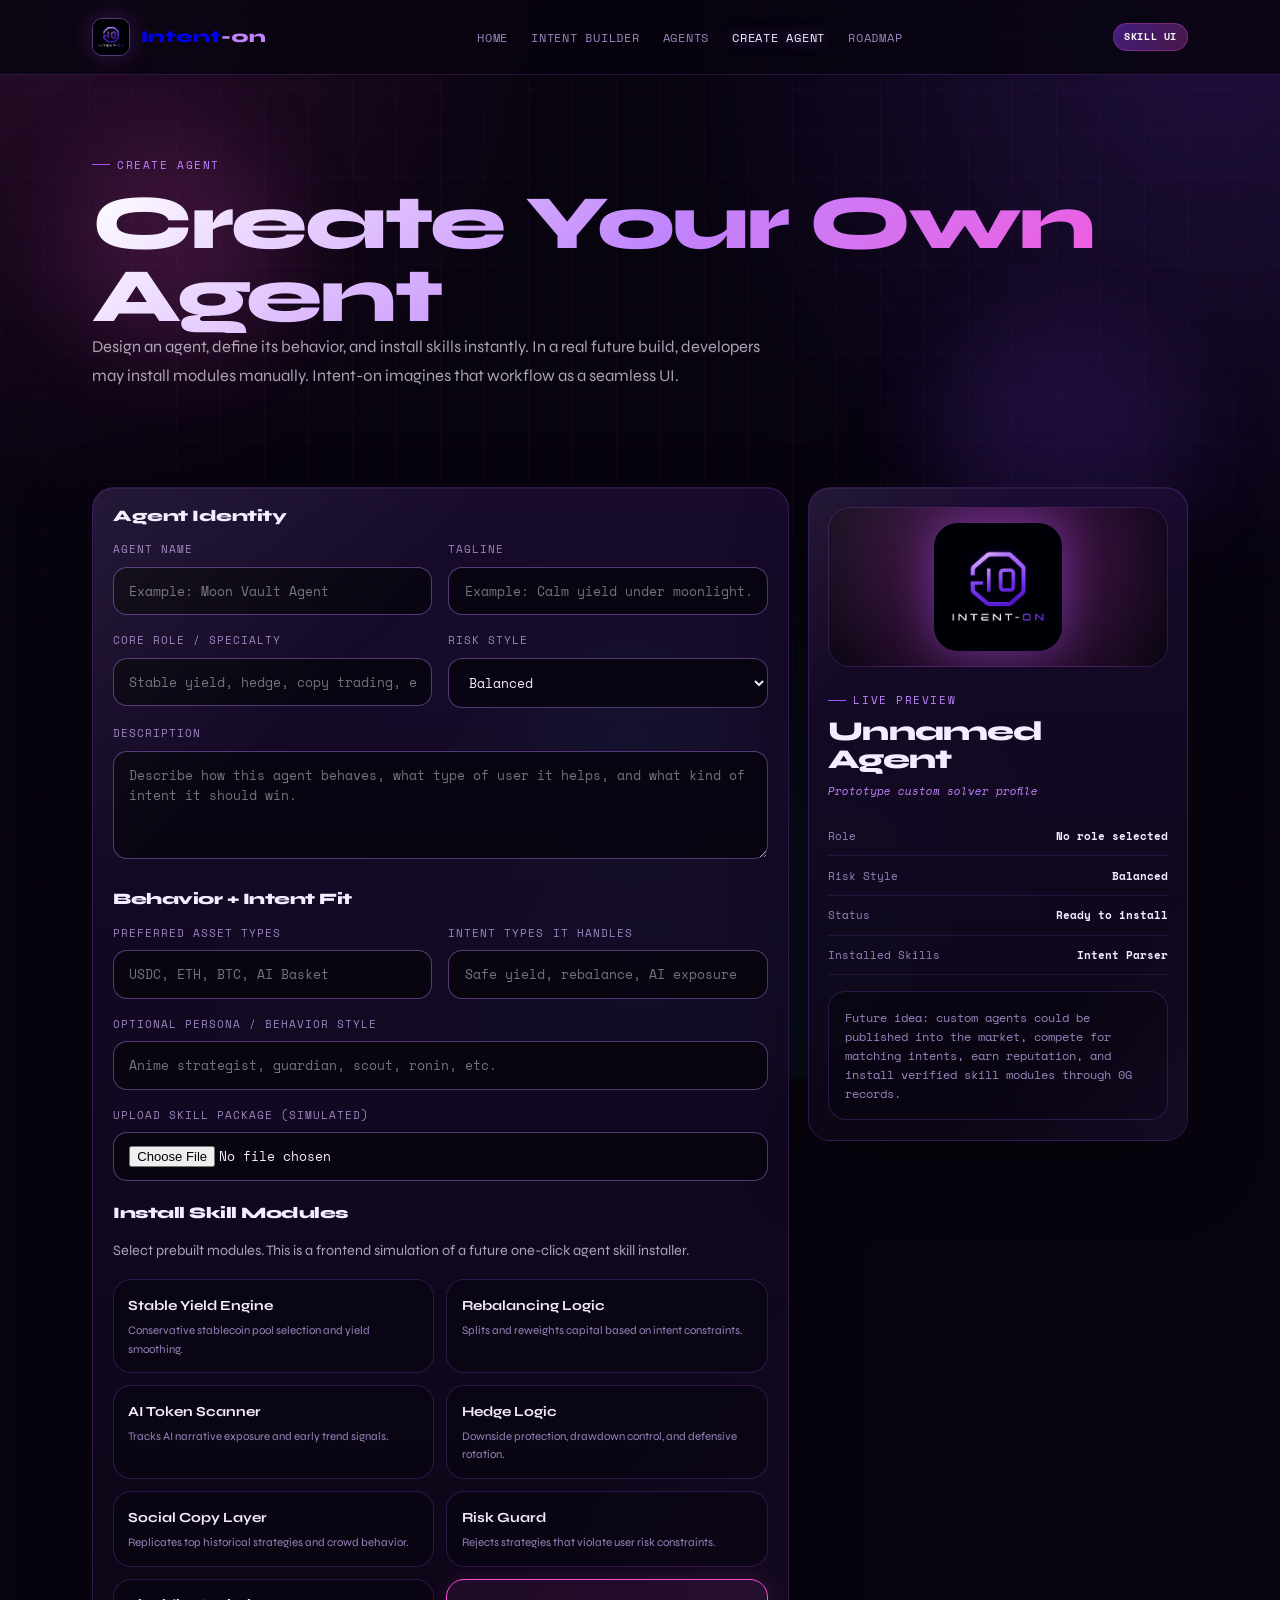
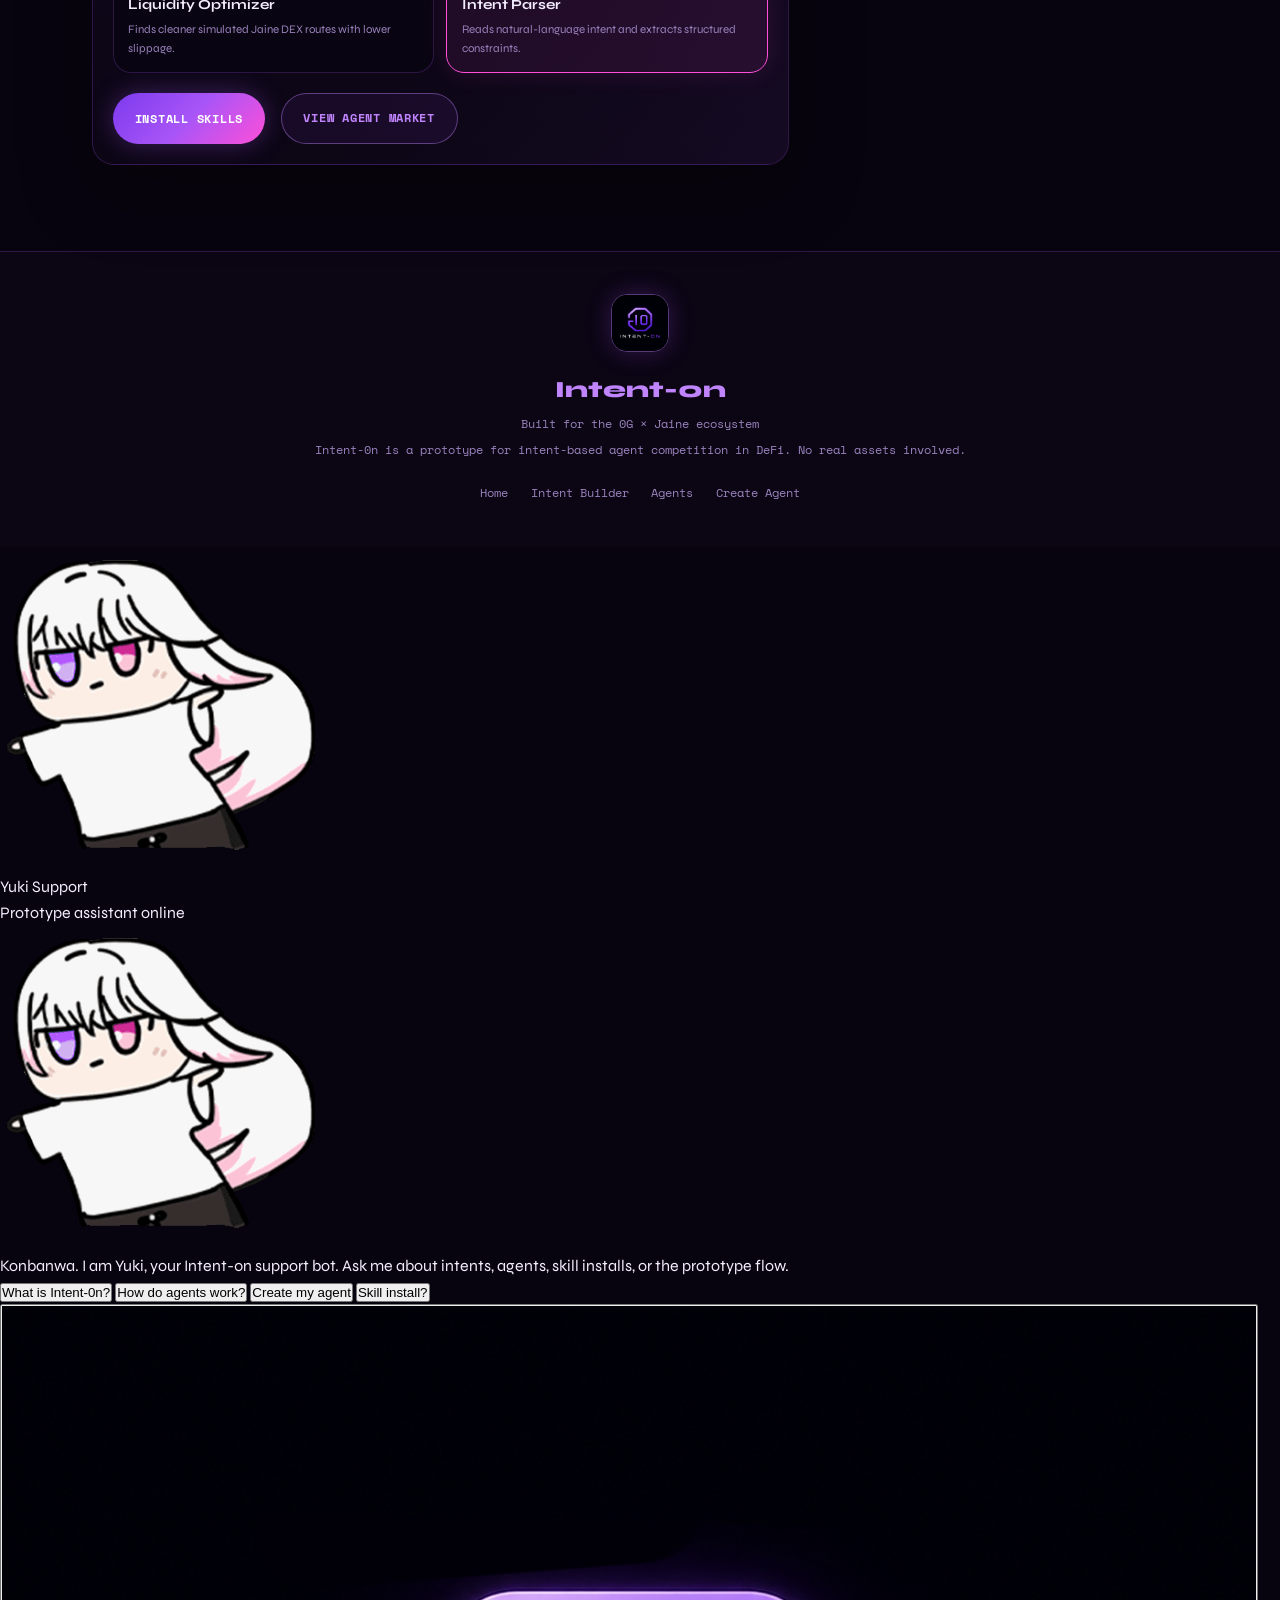
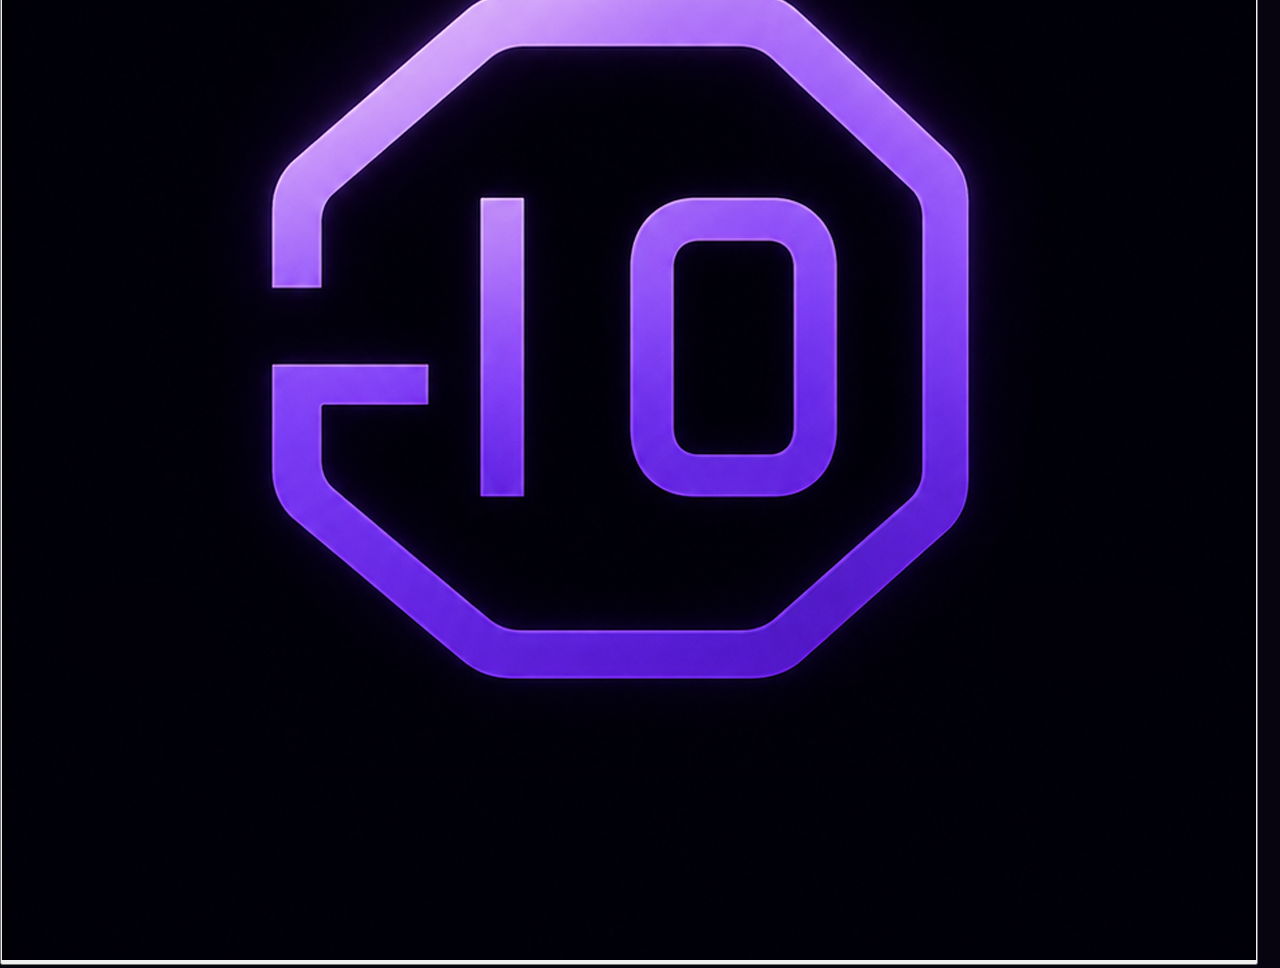
<file: create-agent.html>
<!DOCTYPE html>
<html lang="en">
<head>
  <meta charset="UTF-8"><meta name="viewport" content="width=device-width, initial-scale=1.0"><title>Create Agent — Intent-0n</title>
  <link rel="preconnect" href="https://fonts.googleapis.com"><link rel="preconnect" href="https://fonts.gstatic.com" crossorigin><link href="https://fonts.googleapis.com/css2?family=Space+Mono:wght@400;700&family=Syne:wght@400;500;600;700;800&display=swap" rel="stylesheet"><link rel="stylesheet" href="styles.css">
</head>
<body>
  <div class="orb one"></div><div class="orb two"></div><div class="orb three"></div>
  <nav class="site-nav"><div class="container nav-inner"><a href="index.html#home" class="brand"><img data-logo class="brand-logo" src="assets/logo.png" alt="Intent-0n logo"><div class="brand-text">Intent<span>-0n</span></div></a><ul class="nav-links"><li><a href="index.html#home">Home</a></li><li><a href="index.html#builder">Intent Builder</a></li><li><a href="agents.html">Agents</a></li><li><a href="create-agent.html">Create Agent</a></li><li><a href="index.html#roadmap">Roadmap</a></li></ul><span class="nav-badge">Skill UI</span></div></nav>
  <main>
    <section class="page-hero"><div class="container"><span class="section-tag">Create Agent</span><h1 class="page-title">Create Your Own Agent</h1><p class="lead">Design an agent, define its behavior, and install skills instantly. In a real future build, developers may install modules manually. Intent-0n imagines that workflow as a seamless UI.</p></div></section>
    <section style="padding-top:1rem"><div class="container create-layout"><div class="create-panel panel manga-panel"><form id="create-agent-form" onsubmit="return false;"><h2 class="form-section-title">Agent Identity</h2><div class="form-two"><div class="form-group"><label class="form-label" for="agent-name">Agent Name</label><input id="agent-name" type="text" placeholder="Example: Moon Vault Agent"></div><div class="form-group"><label class="form-label" for="agent-tagline">Tagline</label><input id="agent-tagline" type="text" placeholder="Example: Calm yield under moonlight."></div></div><div class="form-two"><div class="form-group"><label class="form-label" for="agent-role">Core Role / Specialty</label><input id="agent-role" type="text" placeholder="Stable yield, hedge, copy trading, etc."></div><div class="form-group"><label class="form-label" for="risk-style">Risk Style</label><select id="risk-style"><option>Low</option><option selected>Balanced</option><option>Aggressive</option><option>Defensive</option><option>Experimental</option></select></div></div><div class="form-group"><label class="form-label" for="agent-description">Description</label><textarea id="agent-description" rows="4" placeholder="Describe how this agent behaves, what type of user it helps, and what kind of intent it should win."></textarea></div><h2 class="form-section-title" style="margin-top:1.5rem">Behavior + Intent Fit</h2><div class="form-two"><div class="form-group"><label class="form-label" for="asset-types">Preferred Asset Types</label><input id="asset-types" type="text" placeholder="USDC, ETH, BTC, AI Basket"></div><div class="form-group"><label class="form-label" for="intent-types">Intent Types It Handles</label><input id="intent-types" type="text" placeholder="Safe yield, rebalance, AI exposure"></div></div><div class="form-group"><label class="form-label" for="persona-style">Optional Persona / Behavior Style</label><input id="persona-style" type="text" placeholder="Anime strategist, guardian, scout, ronin, etc."></div><div class="form-group"><label class="form-label" for="skill-package">Upload Skill Package (simulated)</label><input id="skill-package" type="file"></div><h2 class="form-section-title" style="margin-top:1.5rem">Install Skill Modules</h2><p class="lead" style="font-size:.9rem;margin-bottom:1rem">Select prebuilt modules. This is a frontend simulation of a future one-click agent skill installer.</p><div class="module-grid"><div class="module-card" data-skill="Stable Yield Engine"><h4>Stable Yield Engine</h4><p>Conservative stablecoin pool selection and yield smoothing.</p></div><div class="module-card" data-skill="Rebalancing Logic"><h4>Rebalancing Logic</h4><p>Splits and reweights capital based on intent constraints.</p></div><div class="module-card" data-skill="AI Token Scanner"><h4>AI Token Scanner</h4><p>Tracks AI narrative exposure and early trend signals.</p></div><div class="module-card" data-skill="Hedge Logic"><h4>Hedge Logic</h4><p>Downside protection, drawdown control, and defensive rotation.</p></div><div class="module-card" data-skill="Social Copy Layer"><h4>Social Copy Layer</h4><p>Replicates top historical strategies and crowd behavior.</p></div><div class="module-card" data-skill="Risk Guard"><h4>Risk Guard</h4><p>Rejects strategies that violate user risk constraints.</p></div><div class="module-card" data-skill="Liquidity Optimizer"><h4>Liquidity Optimizer</h4><p>Finds cleaner simulated Jaine DEX routes with lower slippage.</p></div><div class="module-card" data-skill="Intent Parser"><h4>Intent Parser</h4><p>Reads natural-language intent and extracts structured constraints.</p></div></div><div class="btn-row" style="margin-top:1.3rem"><button id="install-btn" type="button" class="btn btn-primary">Install Skills</button><a href="agents.html" class="btn btn-secondary">View Agent Market</a></div><div id="install-box" class="install-box"><div id="install-log" class="install-log"></div><div id="success-card" class="success-card">Your agent has been created and installed successfully. Prototype registry status: READY.</div></div></form></div><aside class="preview-card panel manga-panel"><div class="preview-avatar"><img data-logo src="assets/logo.png" alt="agent preview"></div><span class="section-tag" style="margin-bottom:.45rem">Live Preview</span><h2 style="font-size:1.7rem;margin-bottom:.6rem" id="preview-name">Unnamed Agent</h2><p class="agent-tagline" style="margin-bottom:1rem">Prototype custom solver profile</p><div class="preview-field"><span>Role</span><b id="preview-role">No role selected</b></div><div class="preview-field"><span>Risk Style</span><b id="preview-risk">Balanced</b></div><div class="preview-field"><span>Status</span><b id="preview-status">Waiting for skills</b></div><div class="preview-field" style="align-items:flex-start"><span>Installed Skills</span><b id="preview-skills">No skills installed</b></div><div class="intent-summary-box" style="margin-top:1rem">Future idea: custom agents could be published into the market, compete for matching intents, earn reputation, and install verified skill modules through 0G records.</div></aside></div></section>
  </main>
  <footer><div class="container"><img data-logo class="footer-logo" src="assets/logo.png" alt="Intent-0n logo"><div class="footer-brand" data-brand>Intent-0n</div><p>Built for the 0G × Jaine ecosystem</p><p>Intent-0n is a prototype for intent-based agent competition in DeFi. No real assets involved.</p><ul class="footer-links"><li><a href="index.html#home">Home</a></li><li><a href="index.html#builder">Intent Builder</a></li><li><a href="agents.html">Agents</a></li><li><a href="create-agent.html">Create Agent</a></li></ul></div></footer>
  <script src="config.js"></script><script src="data/agents.js"></script><script src="app.js"></script>
</body>
</html>
</file>
<file: styles.css>
*,*::before,*::after{box-sizing:border-box;margin:0;padding:0}
:root{--bg:#08040f;--bg2:#0d0717;--bg3:#130923;--card:rgba(19,9,35,.78);--border:rgba(168,85,247,.22);--border2:rgba(192,132,252,.42);--accent:#a855f7;--accent2:#c084fc;--accent3:#7c3aed;--magenta:#ff4fd8;--cyan:#00e5ff;--green:#00ffaa;--warn:#ffb347;--danger:#ff5757;--gold:#f6c76f;--text:#f4edff;--muted:#9a83bd;--muted2:#67547f;--mono:'Space Mono',monospace;--sans:'Syne',sans-serif}
html{scroll-behavior:smooth}body{min-height:100vh;background:var(--bg);color:var(--text);font-family:var(--sans);line-height:1.6;overflow-x:hidden}body::before{content:'';position:fixed;inset:0;background-image:linear-gradient(rgba(168,85,247,.045) 1px,transparent 1px),linear-gradient(90deg,rgba(168,85,247,.045) 1px,transparent 1px);background-size:44px 44px;mask-image:radial-gradient(circle at 50% 10%,#000 0,#000 52%,transparent 100%);pointer-events:none;z-index:-4}body::after{content:'';position:fixed;inset:-20%;background:radial-gradient(circle at 18% 15%,rgba(255,79,216,.13),transparent 28%),radial-gradient(circle at 82% 18%,rgba(124,58,237,.2),transparent 30%),radial-gradient(circle at 50% 92%,rgba(0,229,255,.08),transparent 32%);filter:blur(2px);pointer-events:none;z-index:-5}.no-scroll{overflow:hidden}.container{max-width:1160px;margin:0 auto;padding:0 2rem;position:relative;z-index:1}.wide-container{max-width:1320px;margin:0 auto;padding:0 2rem;position:relative;z-index:1}.orb{position:fixed;border-radius:999px;filter:blur(48px);opacity:.15;animation:floatOrb 11s ease-in-out infinite alternate;pointer-events:none;z-index:-3}.orb.one{width:220px;height:220px;top:15%;left:5%;background:var(--magenta)}.orb.two{width:260px;height:260px;right:7%;top:35%;background:var(--accent3);animation-delay:1.8s}.orb.three{width:180px;height:180px;bottom:8%;left:42%;background:var(--cyan);animation-delay:3s}@keyframes floatOrb{from{transform:translate3d(0,0,0) scale(.9)}to{transform:translate3d(20px,-35px,0) scale(1.08)}}
.site-nav{position:sticky;top:0;z-index:100;background:rgba(8,4,15,.82);backdrop-filter:blur(18px);border-bottom:1px solid var(--border)}.nav-inner{height:74px;display:flex;align-items:center;justify-content:space-between;gap:1.2rem}.brand{display:flex;align-items:center;gap:.7rem;text-decoration:none}.brand-logo{width:38px;height:38px;object-fit:cover;border-radius:10px;border:1px solid var(--border2);box-shadow:0 0 24px rgba(168,85,247,.25)}.brand-text{font-weight:800;font-size:1.05rem}.brand-text span{color:var(--accent2)}.nav-links{display:flex;gap:1.45rem;list-style:none;align-items:center}.nav-links a{font-family:var(--mono);font-size:.76rem;color:var(--muted);text-decoration:none;text-transform:uppercase;letter-spacing:.06em;transition:.2s}.nav-links a:hover,.nav-links a.active{color:var(--text);text-shadow:0 0 14px rgba(192,132,252,.65)}.nav-badge{font-family:var(--mono);font-size:.64rem;font-weight:700;color:#fff;border:1px solid rgba(255,79,216,.28);background:linear-gradient(135deg,rgba(124,58,237,.5),rgba(255,79,216,.25));padding:.28rem .62rem;border-radius:999px;text-transform:uppercase;letter-spacing:.06em}
section{position:relative;z-index:1;padding:5.4rem 0}.section-divider{height:1px;background:linear-gradient(90deg,transparent,var(--border2),transparent)}.section-tag{display:inline-flex;align-items:center;gap:.45rem;font-family:var(--mono);font-size:.7rem;text-transform:uppercase;letter-spacing:.14em;color:var(--accent2);margin-bottom:.85rem}.section-tag::before{content:'';width:18px;height:1px;background:var(--accent)}h1,h2,h3{letter-spacing:-.03em}h1{font-size:clamp(3.2rem,8vw,6.3rem);line-height:.88;font-weight:800}h2{font-size:clamp(2rem,4.5vw,3.1rem);line-height:1.05;font-weight:800;margin-bottom:1rem}.accent{color:var(--accent2)}.cyan{color:var(--cyan)}.magenta{color:var(--magenta)}.lead{max-width:680px;color:rgba(244,237,255,.68);font-size:1.03rem;line-height:1.75;margin-bottom:2.5rem}.panel{background:linear-gradient(180deg,rgba(28,13,52,.78),rgba(13,7,23,.82));border:1px solid var(--border);border-radius:22px;box-shadow:0 24px 70px rgba(0,0,0,.35),inset 0 1px 0 rgba(255,255,255,.06);backdrop-filter:blur(14px)}.manga-panel{position:relative;overflow:hidden}.manga-panel::before{content:'';position:absolute;inset:0;background:linear-gradient(135deg,rgba(255,255,255,.06),transparent 22%,transparent 76%,rgba(168,85,247,.06));pointer-events:none}.kicker{font-family:var(--mono);font-size:.74rem;color:var(--muted);text-transform:uppercase;letter-spacing:.12em}.btn-row{display:flex;gap:1rem;flex-wrap:wrap}.btn{display:inline-flex;align-items:center;justify-content:center;gap:.45rem;text-decoration:none;border:none;cursor:pointer;font-family:var(--mono);font-size:.78rem;text-transform:uppercase;letter-spacing:.06em;font-weight:700;border-radius:999px;padding:.88rem 1.35rem;transition:.22s}.btn-primary{color:#fff;background:linear-gradient(135deg,var(--accent3),var(--accent),var(--magenta));box-shadow:0 0 26px rgba(168,85,247,.32)}.btn-primary:hover{transform:translateY(-2px);box-shadow:0 0 34px rgba(255,79,216,.35)}.btn-secondary{color:var(--accent2);background:rgba(168,85,247,.08);border:1px solid var(--border2)}.btn-secondary:hover{color:#fff;border-color:rgba(255,79,216,.45);background:rgba(255,79,216,.1);transform:translateY(-2px)}.btn-ghost{color:var(--text);background:rgba(255,255,255,.035);border:1px solid rgba(255,255,255,.08)}.btn-ghost:hover{border-color:var(--border2);background:rgba(168,85,247,.08)}
.hero{min-height:calc(100vh - 74px);display:flex;align-items:center;padding:5.5rem 0}.hero-grid{display:grid;grid-template-columns:minmax(0,1.1fr) minmax(320px,.72fr);gap:3rem;align-items:center}.hero-eyebrow{display:inline-flex;align-items:center;gap:.6rem;border:1px solid var(--border2);border-radius:999px;padding:.45rem .85rem;background:rgba(168,85,247,.08);font-family:var(--mono);font-size:.72rem;color:var(--accent2);text-transform:uppercase;letter-spacing:.1em;margin-bottom:1.6rem}.hero-eyebrow i{width:7px;height:7px;border-radius:50%;background:var(--magenta);box-shadow:0 0 16px var(--magenta);animation:pulse 1.8s infinite}@keyframes pulse{0%,100%{opacity:1;transform:scale(1)}50%{opacity:.35;transform:scale(.75)}}.hero-title .brand-line{display:block;background:linear-gradient(135deg,#fff 0%,#d8b4fe 30%,#a855f7 58%,#ff4fd8 100%);-webkit-background-clip:text;background-clip:text;color:transparent;text-shadow:0 0 38px rgba(168,85,247,.18)}.hero-title .sub-line{display:block;color:rgba(244,237,255,.9);font-size:clamp(1.4rem,4vw,3rem);letter-spacing:-.04em;margin-top:.55rem}.tagline{font-family:var(--mono);color:var(--muted);margin:1.2rem 0 1.4rem;max-width:680px}.hero-desc{color:rgba(244,237,255,.72);font-size:1.08rem;max-width:650px;margin-bottom:2rem;line-height:1.75}.hero-stats{display:grid;grid-template-columns:repeat(4,1fr);gap:.9rem;margin-top:2.4rem}.stat-card{padding:1rem;border:1px solid var(--border);border-radius:18px;background:rgba(19,9,35,.55)}.stat-value{font-family:var(--mono);font-weight:800;font-size:1.4rem;color:var(--accent2);text-shadow:0 0 18px rgba(168,85,247,.45)}.stat-label{font-family:var(--mono);font-size:.64rem;color:var(--muted);text-transform:uppercase;letter-spacing:.08em;margin-top:.15rem}.hero-logo-panel{padding:1.4rem;position:relative;min-height:480px;display:flex;align-items:center;justify-content:center}.logo-orbit{position:absolute;inset:1.5rem;border:1px solid rgba(192,132,252,.22);border-radius:28px;transform:skew(-2deg);animation:panelFloat 5s ease-in-out infinite alternate}.hero-logo{width:min(100%,420px);border-radius:28px;filter:drop-shadow(0 0 28px rgba(168,85,247,.45));animation:logoFloat 4s ease-in-out infinite alternate}.anime-corner{position:absolute;right:1.2rem;top:1.2rem;font-family:var(--mono);font-size:.7rem;color:var(--cyan);border:1px solid rgba(0,229,255,.28);padding:.35rem .6rem;border-radius:999px;background:rgba(0,229,255,.07)}.system-chip{position:absolute;left:1.2rem;bottom:1.2rem;max-width:300px;border:1px solid var(--border);background:rgba(8,4,15,.8);border-radius:16px;padding:.9rem;font-family:var(--mono);font-size:.68rem;color:var(--muted)}@keyframes logoFloat{from{transform:translateY(0) scale(.99)}to{transform:translateY(-14px) scale(1.01)}}@keyframes panelFloat{from{transform:skew(-2deg) rotate(-1deg)}to{transform:skew(2deg) rotate(1deg)}}
.card-grid {
  display: grid;
  grid-template-columns: repeat(3, 1fr);
  gap: 1.1rem;
}

/* Shared card style */
.problem-card,
.arch-card,
.teaser-card,
.mini-card {
  padding: 1.4rem;
  border: 1px solid var(--border);
  border-radius: 20px;
  background: rgba(19, 9, 35, 0.72);
  transition: 0.25s;
}

.problem-card:hover,
.arch-card:hover,
.mini-card:hover {
  border-color: var(--border2);
  transform: translateY(-3px);
  box-shadow: 0 0 30px rgba(168, 85, 247, 0.12);
}

/* Icon normalization */
.icon {
  width: 32px;
  height: 32px;
  margin-bottom: 0.9rem;

  display: flex;
  align-items: center;
  justify-content: flex-start;

  font-size: 1.65rem;
  line-height: 1;
}

.icon img,
.arch-icon-img {
  width: 32px;
  height: 32px;
  display: block;
  object-fit: contain;
}

/* Text */
.num {
  font-family: var(--mono);
  font-size: 0.65rem;
  color: var(--muted);
  letter-spacing: 0.1em;
  margin-bottom: 0.45rem;
}

.problem-card h3,
.arch-card h3 {
  font-size: 1rem;
  margin-bottom: 0.45rem;
}

.problem-card p,
.arch-card p {
  font-size: 0.9rem;
  color: var(--muted);
}

/* Flow section */
.flow-section {
  background: linear-gradient(
    180deg,
    rgba(13, 7, 23, 0.9),
    rgba(8, 4, 15, 0.9)
  );
  border-top: 1px solid var(--border);
  border-bottom: 1px solid var(--border);
}

.flow-steps {
  display: grid;
  grid-template-columns: repeat(5, 1fr);
  gap: 0.9rem;
}

.flow-step {
  position: relative;
  padding: 1.2rem;
  text-align: center;
  border: 1px solid var(--border);
  border-radius: 20px;
  background: rgba(19, 9, 35, 0.64);
  overflow: hidden;
}

.flow-step::after {
  content: "";
  position: absolute;
  inset: auto -30% -35% -30%;
  height: 70px;
  background: radial-gradient(
    circle,
    rgba(168, 85, 247, 0.22),
    transparent 70%
  );
}

.step-num {
  font-family: var(--mono);
  font-size: 0.62rem;
  color: var(--muted);
  text-transform: uppercase;
  letter-spacing: 0.1em;
}

.step-icon {
  display: block;
  font-size: 1.8rem;
  margin: 0.55rem 0;
}

.flow-step h4 {
  color: var(--accent2);
  font-size: 0.95rem;
}

.flow-step p {
  color: var(--muted);
  font-size: 0.78rem;
  margin-top: 0.25rem;
}.builder-card{padding:1.5rem}.builder-grid{display:grid;grid-template-columns:1.15fr .85fr;gap:1.2rem}.intent-textarea{width:100%;min-height:162px;resize:vertical;padding:1rem 1.1rem;background:rgba(8,4,15,.86);color:var(--text);border:1px solid var(--border2);border-radius:16px;font-family:var(--sans);font-size:1rem;line-height:1.6;outline:none;transition:.2s}.intent-textarea:focus{border-color:var(--magenta);box-shadow:0 0 26px rgba(255,79,216,.13)}.form-label{display:flex;align-items:center;justify-content:space-between;gap:.6rem;font-family:var(--mono);font-size:.7rem;color:var(--muted);text-transform:uppercase;letter-spacing:.09em;margin-bottom:.55rem}.char-count{font-size:.62rem;color:var(--muted2)}.form-group{margin-bottom:1rem}select,input[type='number'],input[type='text'],input[type='file'],textarea{width:100%;padding:.82rem .95rem;background:rgba(8,4,15,.86);color:var(--text);border:1px solid var(--border2);border-radius:14px;font-family:var(--mono);font-size:.82rem;outline:none;transition:.2s}select:hover,input:hover,textarea:hover{border-color:rgba(255,79,216,.35)}select:focus,input:focus,textarea:focus{border-color:var(--accent2);box-shadow:0 0 22px rgba(168,85,247,.14)}.structured-grid{display:grid;grid-template-columns:repeat(2,1fr);gap:1rem}.amount-wrap{position:relative}.amount-wrap::before{content:'$';position:absolute;left:1rem;top:50%;transform:translateY(-50%);font-family:var(--mono);color:var(--muted)}.amount-wrap input{padding-left:2rem}.risk-selector{display:flex;gap:.55rem}.risk-btn{flex:1;border:1px solid var(--border2);background:rgba(8,4,15,.8);color:var(--muted);border-radius:14px;padding:.8rem .65rem;cursor:pointer;font-family:var(--mono);font-size:.75rem;transition:.2s}.risk-btn:hover{color:var(--text);transform:translateY(-1px)}.risk-btn.active.low{border-color:var(--green);color:var(--green);background:rgba(0,255,170,.07)}.risk-btn.active.med{border-color:var(--warn);color:var(--warn);background:rgba(255,179,71,.07)}.risk-btn.active.high{border-color:var(--danger);color:var(--danger);background:rgba(255,87,87,.08)}.intent-summary-box{padding:1rem;border:1px solid var(--border);border-radius:18px;background:rgba(8,4,15,.55);font-family:var(--mono);font-size:.72rem;color:var(--muted);line-height:1.65}.run-btn{width:100%;margin-top:1rem;animation:buttonFloat 2.6s ease-in-out infinite alternate}@keyframes buttonFloat{from{transform:translateY(0)}to{transform:translateY(-4px)}}
.results-section{display:none;margin-top:1.6rem}.result-intent{padding:1rem;border:1px solid var(--border);border-radius:18px;background:rgba(8,4,15,.55);margin-bottom:1rem;color:rgba(244,237,255,.82)}.result-intent .label{font-family:var(--mono);font-size:.65rem;color:var(--muted);text-transform:uppercase;letter-spacing:.12em;margin-bottom:.35rem}.agent-results{display:grid;gap:.8rem}.result-card{display:grid;grid-template-columns:1fr auto;gap:1rem;align-items:center;padding:1rem;border:1px solid var(--border);border-radius:18px;background:rgba(19,9,35,.72);position:relative;overflow:hidden}.result-card.winner{border-color:rgba(255,79,216,.55);box-shadow:0 0 34px rgba(255,79,216,.12)}.result-card.winner::before{content:'';position:absolute;left:0;top:0;bottom:0;width:4px;background:linear-gradient(var(--magenta),var(--accent))}.result-meta{display:flex;gap:1rem;flex-wrap:wrap;margin-top:.65rem}.metric-val{font-family:var(--mono);font-weight:800;font-size:1rem}.metric-label{font-family:var(--mono);font-size:.6rem;color:var(--muted);text-transform:uppercase;letter-spacing:.08em}.score-pill{font-family:var(--mono);font-weight:800;border:1px solid var(--border2);border-radius:999px;padding:.6rem .8rem;background:rgba(168,85,247,.08);color:var(--accent2);white-space:nowrap}.winner-badge{display:inline-flex;align-items:center;gap:.35rem;font-family:var(--mono);font-size:.62rem;font-weight:800;color:#fff;background:linear-gradient(135deg,var(--magenta),var(--accent));border-radius:999px;padding:.24rem .55rem;margin-left:.45rem}.score-bar{margin-top:.75rem}.score-track{height:5px;background:rgba(168,85,247,.16);border-radius:999px;overflow:hidden}.score-fill{height:100%;border-radius:999px;background:linear-gradient(90deg,var(--accent3),var(--magenta));transition:width .9s ease}.exec-route{display:none;margin-top:1.2rem;padding:1.2rem;border:1px solid var(--border2);border-radius:20px;background:rgba(13,7,23,.78)}.route-flow{display:flex;gap:.65rem;align-items:center;flex-wrap:wrap;margin:1rem 0}.route-node{font-family:var(--mono);font-size:.74rem;color:var(--accent2);border:1px solid var(--border);border-radius:999px;padding:.48rem .8rem;background:rgba(8,4,15,.66)}.route-arrow{color:var(--muted)}.disclaimer{font-family:var(--mono);font-size:.7rem;color:var(--muted);border-top:1px solid var(--border);padding-top:.8rem}.disclaimer strong{color:var(--warn)}
.market-header-row{display:flex;align-items:end;justify-content:space-between;gap:1.2rem;margin-bottom:1.4rem}.market-stats{display:flex;gap:.7rem;flex-wrap:wrap}.market-stat{border:1px solid var(--border);border-radius:999px;padding:.45rem .75rem;background:rgba(168,85,247,.07);font-family:var(--mono);font-size:.7rem;color:var(--muted)}.market-stat b{color:var(--accent2)}.agent-grid{display:grid;grid-template-columns:repeat(3,1fr);gap:1rem}.agent-card{border:1px solid var(--border);border-radius:22px;background:rgba(19,9,35,.76);overflow:hidden;transition:.26s;cursor:pointer;position:relative;min-height:100%}.agent-card:hover{transform:translateY(-5px);border-color:rgba(255,79,216,.46);box-shadow:0 0 34px rgba(168,85,247,.18)}.agent-card:hover .agent-media video,.agent-card:hover .media-placeholder{transform:scale(1.06)}.agent-media{height:136px;position:relative;overflow:hidden;background:radial-gradient(circle at 50% 40%,rgba(168,85,247,.36),rgba(8,4,15,.9));border-bottom:1px solid var(--border)}.agents-page .agent-media{height:168px}.agent-media video{width:100%;height:100%;object-fit:cover;transition:transform .35s ease;filter:saturate(1.15) contrast(1.02);position:absolute;inset:0;z-index:2}.agent-media video.video-missing{display:none}.media-placeholder{position:absolute;inset:0;display:flex;align-items:center;justify-content:center;text-align:center;background:linear-gradient(135deg,rgba(124,58,237,.45),rgba(255,79,216,.12),rgba(0,229,255,.08));transition:transform .35s ease;z-index:1}.media-placeholder::before{content:'';position:absolute;width:150px;height:150px;border:1px solid rgba(192,132,252,.38);border-radius:42px;animation:rotateHalo 8s linear infinite}.media-placeholder::after{content:'';position:absolute;inset:24px;border:1px dashed rgba(255,79,216,.28);border-radius:24px;animation:panelFloat 4s ease-in-out infinite alternate}.placeholder-label{position:relative;z-index:2;font-family:var(--mono);font-size:.7rem;color:#fff;text-transform:uppercase;letter-spacing:.12em}.placeholder-label small{display:block;color:var(--muted);font-size:.58rem;margin-top:.25rem}@keyframes rotateHalo{to{transform:rotate(360deg)}}.agent-body{padding:1rem}.agent-top{display:flex;align-items:flex-start;justify-content:space-between;gap:.65rem;margin-bottom:.55rem}.agent-title{font-size:1rem;font-weight:800;line-height:1.15}.agent-tagline{font-family:var(--mono);font-size:.68rem;color:var(--accent2);font-style:italic;margin-top:.18rem}.agent-badge{font-family:var(--mono);font-size:.56rem;font-weight:800;border-radius:999px;padding:.25rem .48rem;letter-spacing:.08em;white-space:nowrap;text-transform:uppercase}.safe{color:var(--green);border:1px solid rgba(0,255,170,.28);background:rgba(0,255,170,.09)}.balanced{color:var(--warn);border:1px solid rgba(255,179,71,.3);background:rgba(255,179,71,.08)}.yield{color:var(--danger);border:1px solid rgba(255,87,87,.32);background:rgba(255,87,87,.08)}.defensive{color:var(--cyan);border:1px solid rgba(0,229,255,.28);background:rgba(0,229,255,.08)}.alpha{color:var(--gold);border:1px solid rgba(246,199,111,.32);background:rgba(246,199,111,.08)}.social{color:var(--accent2);border:1px solid rgba(192,132,252,.33);background:rgba(192,132,252,.1)}.agent-desc{font-size:.82rem;color:var(--muted);line-height:1.55;margin-bottom:.8rem}.skills-row{display:flex;gap:.35rem;flex-wrap:wrap;margin-bottom:.85rem}.skill-tag{font-family:var(--mono);font-size:.58rem;color:var(--accent2);border:1px solid rgba(168,85,247,.23);background:rgba(168,85,247,.08);padding:.18rem .45rem;border-radius:999px}.agent-stats{display:grid;grid-template-columns:repeat(4,1fr);gap:.45rem;border-top:1px solid var(--border);padding-top:.75rem}.agent-stats .val{font-family:var(--mono);font-size:.84rem;font-weight:800}.agent-stats .lbl{font-family:var(--mono);font-size:.55rem;color:var(--muted2);letter-spacing:.06em;text-transform:uppercase}.click-hint{font-family:var(--mono);font-size:.62rem;color:var(--muted);margin-top:.7rem}.teaser-grid{display:grid;grid-template-columns:repeat(5,1fr);gap:.8rem;margin-top:1rem}.teaser-card{padding:1rem;min-height:142px;position:relative;overflow:hidden}.teaser-card::after{content:'';position:absolute;right:-20px;bottom:-30px;width:90px;height:90px;border-radius:999px;background:radial-gradient(circle,rgba(168,85,247,.2),transparent 70%)}.teaser-status{font-family:var(--mono);font-size:.56rem;color:var(--cyan);border:1px solid rgba(0,229,255,.24);padding:.18rem .45rem;border-radius:999px;display:inline-flex;margin-bottom:.65rem}.teaser-card h3{font-size:.92rem}.teaser-card p{font-size:.76rem;color:var(--muted);margin-top:.35rem}.network-video-strip{margin-top:1.2rem;border:1px solid var(--border);border-radius:24px;overflow:hidden;height:180px;background:radial-gradient(circle at 20% 20%,rgba(255,79,216,.18),transparent 45%),linear-gradient(135deg,rgba(124,58,237,.2),rgba(8,4,15,.88));position:relative}.network-video-strip video{width:100%;height:100%;object-fit:cover;opacity:.65}.network-video-strip video.video-missing{display:none}.network-video-strip .overlay{position:absolute;inset:0;display:flex;align-items:center;justify-content:center;text-align:center;background:linear-gradient(90deg,rgba(8,4,15,.72),rgba(8,4,15,.28),rgba(8,4,15,.72));font-family:var(--mono);font-size:.78rem;color:var(--text)}
.modal-backdrop {
  position: fixed;
  inset: 0;
  background: rgba(3, 1, 8, 0.78);
  backdrop-filter: blur(10px);
  display: none;
  align-items: center;
  justify-content: center;
  padding: 1rem;
  z-index: 300;
}

.modal-backdrop.open {
  display: flex;
}

.agent-modal {
  width: min(940px, 100%);
  max-height: 90vh;
  overflow-y: auto;
  border: 1px solid var(--border2);
  border-radius: 28px;
  background: linear-gradient(
    180deg,
    rgba(24, 11, 45, 0.96),
    rgba(8, 4, 15, 0.96)
  );
  box-shadow: 0 30px 120px rgba(0, 0, 0, 0.65);

  /* hide modal scrollbar */
  scrollbar-width: none;
  -ms-overflow-style: none;

  /* pop animation */
  animation: agentModalPop 0.32s cubic-bezier(0.16, 1, 0.3, 1) forwards;
  transform-origin: center;
}

.agent-modal::-webkit-scrollbar {
  display: none;
}

@keyframes agentModalPop {
  0% {
    opacity: 0;
    transform: scale(0.92) translateY(18px);
    filter: blur(6px);
  }

  60% {
    opacity: 1;
    transform: scale(1.02) translateY(-4px);
    filter: blur(0);
  }

  100% {
    opacity: 1;
    transform: scale(1) translateY(0);
    filter: blur(0);
  }
}.modal-hero{display:grid;grid-template-columns:330px 1fr;gap:1.2rem;padding:1.2rem}.modal-media{height:250px;border:1px solid var(--border);border-radius:22px;overflow:hidden;background:var(--bg2);position:relative}.modal-media video{width:100%;height:100%;object-fit:cover;position:absolute;inset:0;z-index:2}.modal-content{padding:.5rem .5rem 0}.modal-content h3{font-size:2rem}.modal-close{float:right;border:1px solid var(--border);background:rgba(255,255,255,.04);color:var(--text);width:36px;height:36px;border-radius:999px;cursor:pointer}.detail-grid{display:grid;grid-template-columns:repeat(2,1fr);gap:1rem;padding:0 1.2rem 1.2rem}.detail-box{border:1px solid var(--border);border-radius:18px;background:rgba(8,4,15,.48);padding:1rem}.detail-box h4{font-family:var(--mono);font-size:.68rem;color:var(--accent2);text-transform:uppercase;letter-spacing:.1em;margin-bottom:.55rem}.detail-box ul{padding-left:1.05rem;color:var(--muted);font-size:.86rem}.detail-box li{margin:.25rem 0}.detail-metrics{display:grid;grid-template-columns:repeat(4,1fr);gap:.65rem}.detail-metric{border:1px solid var(--border);border-radius:14px;padding:.7rem;text-align:center;background:rgba(168,85,247,.07)}.detail-metric b{display:block;font-family:var(--mono);font-size:1rem;color:var(--accent2)}.detail-metric span{font-family:var(--mono);font-size:.56rem;color:var(--muted);text-transform:uppercase;letter-spacing:.07em}
.arch-grid{display:grid;grid-template-columns:repeat(4,1fr);gap:1rem}.roadmap-track{position:relative}.roadmap-track::before{content:'';position:absolute;left:16px;top:20px;bottom:20px;width:2px;background:linear-gradient(var(--accent),var(--magenta))}.roadmap-item{display:flex;gap:1.4rem;margin-bottom:1.45rem}.roadmap-dot{width:34px;height:34px;border-radius:999px;display:flex;align-items:center;justify-content:center;flex-shrink:0;border:2px solid var(--accent);background:var(--bg);color:var(--accent);font-family:var(--mono);font-weight:800;font-size:.72rem;position:relative;z-index:2}.roadmap-item.done .roadmap-dot{background:linear-gradient(135deg,var(--accent3),var(--magenta));color:#fff;border-color:transparent}.roadmap-content{padding:.1rem 0 0}.phase-tag{font-family:var(--mono);font-size:.62rem;color:var(--accent2);text-transform:uppercase;letter-spacing:.12em}.roadmap-content h3{font-size:1.02rem;margin:.25rem 0}.roadmap-content p{color:var(--muted);font-size:.86rem}
.inline-logo {
  width: 22px;
  height: 22px;
  margin-right: 8px;
  vertical-align: middle;
}
.page-hero{padding:4.5rem 0 2.5rem}.page-title{font-size:clamp(2.5rem,6vw,4.8rem);line-height:.95;font-weight:800;background:linear-gradient(135deg,#fff,var(--accent2),var(--magenta));-webkit-background-clip:text;background-clip:text;color:transparent}.create-layout{display:grid;grid-template-columns:minmax(0,1fr) 380px;gap:1.2rem;align-items:start}.create-panel{padding:1.25rem}.form-section-title{font-size:1rem;margin-bottom:1rem}.form-two{display:grid;grid-template-columns:repeat(2,1fr);gap:1rem}.module-grid{display:grid;grid-template-columns:repeat(2,1fr);gap:.75rem}.module-card{border:1px solid var(--border);background:rgba(8,4,15,.55);border-radius:18px;padding:.9rem;cursor:pointer;transition:.2s;position:relative}.module-card:hover{border-color:var(--border2);transform:translateY(-2px)}.module-card.selected{border-color:var(--magenta);box-shadow:0 0 24px rgba(255,79,216,.12);background:rgba(255,79,216,.08)}.module-card h4{font-size:.87rem}.module-card p{font-size:.72rem;color:var(--muted);margin-top:.25rem}.preview-card{position:sticky;top:92px;padding:1.2rem}.preview-avatar{height:160px;border-radius:22px;border:1px solid var(--border);background:radial-gradient(circle at 50% 35%,rgba(255,79,216,.28),rgba(8,4,15,.86));display:flex;align-items:center;justify-content:center;overflow:hidden;margin-bottom:1rem}.preview-avatar img{width:128px;height:128px;object-fit:cover;border-radius:24px;filter:drop-shadow(0 0 22px rgba(168,85,247,.45))}.preview-field{display:flex;justify-content:space-between;gap:1rem;border-bottom:1px solid rgba(168,85,247,.14);padding:.65rem 0;font-family:var(--mono);font-size:.7rem;color:var(--muted)}.preview-field b{color:var(--text);text-align:right}.install-box{margin-top:1rem;display:none}.install-log{border:1px solid var(--border);border-radius:18px;background:rgba(8,4,15,.66);padding:1rem;font-family:var(--mono);font-size:.72rem;color:var(--muted);min-height:168px}.log-line{opacity:0;transform:translateY(5px);animation:logIn .25s ease forwards;margin:.35rem 0}.log-line.ok{color:var(--green)}@keyframes logIn{to{opacity:1;transform:none}}.success-card{display:none;margin-top:1rem;border:1px solid rgba(0,255,170,.32);border-radius:18px;padding:1rem;background:rgba(0,255,170,.07);color:var(--green);font-family:var(--mono);font-size:.78rem}
footer{border-top:1px solid var(--border);background:rgba(13,7,23,.82);padding:2.6rem 0;text-align:center}.footer-logo{width:58px;height:58px;border-radius:16px;border:1px solid var(--border2);object-fit:cover;box-shadow:0 0 24px rgba(168,85,247,.25);margin-bottom:.75rem}.footer-brand{font-size:1.45rem;font-weight:800;color:var(--accent2)}footer p{font-family:var(--mono);font-size:.72rem;color:var(--muted);margin-top:.45rem}.footer-links{display:flex;justify-content:center;gap:1.4rem;list-style:none;flex-wrap:wrap;margin-top:1.25rem}.footer-links a{font-family:var(--mono);font-size:.72rem;color:var(--muted);text-decoration:none}.footer-links a:hover{color:var(--accent2)}
@media(max-width:1040px){.hero-grid,.create-layout{grid-template-columns:1fr}.hero-logo-panel{min-height:360px}.agent-grid{grid-template-columns:repeat(2,1fr)}.teaser-grid{grid-template-columns:repeat(3,1fr)}.arch-grid,.card-grid{grid-template-columns:repeat(2,1fr)}.flow-steps{grid-template-columns:repeat(2,1fr)}.preview-card{position:relative;top:auto}}@media(max-width:760px){.container,.wide-container{padding:0 1rem}.nav-links{display:none}.nav-inner{height:66px}.hero{padding:3.5rem 0}.hero-stats{grid-template-columns:repeat(2,1fr)}.builder-grid,.structured-grid,.form-two,.module-grid,.modal-hero,.detail-grid{grid-template-columns:1fr}.agent-grid,.teaser-grid,.arch-grid,.card-grid,.flow-steps{grid-template-columns:1fr}.market-header-row{align-items:flex-start;flex-direction:column}.result-card{grid-template-columns:1fr}.detail-metrics{grid-template-columns:repeat(2,1fr)}.hero-logo-panel{min-height:310px;padding:1rem}.system-chip{position:relative;left:auto;bottom:auto;margin-top:1rem}.agent-media{height:150px}.support-wrap{right:.8rem;bottom:.8rem}}
/* Hide default scrollbar */
html,
body {
  overflow-x: hidden;
  scrollbar-width: none;
  -ms-overflow-style: none;
}

html::-webkit-scrollbar,
body::-webkit-scrollbar {
  width: 0;
  height: 0;
  display: none;
}

/* Progress bar */
.scroll-progress {
  position: fixed;
  top: 0;
  left: 0;
  height: 4px;
  width: 0%;
  z-index: 9999;
  pointer-events: none;

  background: linear-gradient(
    90deg,
    #7c3aed,
    #a855f7,
    #ff4fd8,
    #00e5ff,
    #a855f7
  );
  background-size: 300% 100%;

  box-shadow:
    0 0 10px rgba(168, 85, 247, 0.9),
    0 0 22px rgba(255, 79, 216, 0.6),
    0 0 34px rgba(0, 229, 255, 0.35);

  animation: scrollScan 1.8s linear infinite;
  transition: width 0.08s linear;
}

@keyframes scrollScan {
  0% {
    background-position: 0% 50%;
    filter: brightness(1);
  }

  50% {
    background-position: 100% 50%;
    filter: brightness(1.5);
  }

  100% {
    background-position: 0% 50%;
    filter: brightness(1);
  }
}
.scroll-progress::after {
  content: "";
  position: absolute;
  top: -3px;
  right: 0;
  width: 80px;
  height: 10px;
  background: radial-gradient(
    circle,
    rgba(255, 255, 255, 0.9),
    rgba(255, 79, 216, 0.55),
    transparent 70%
  );
  filter: blur(4px);
}
</file>
